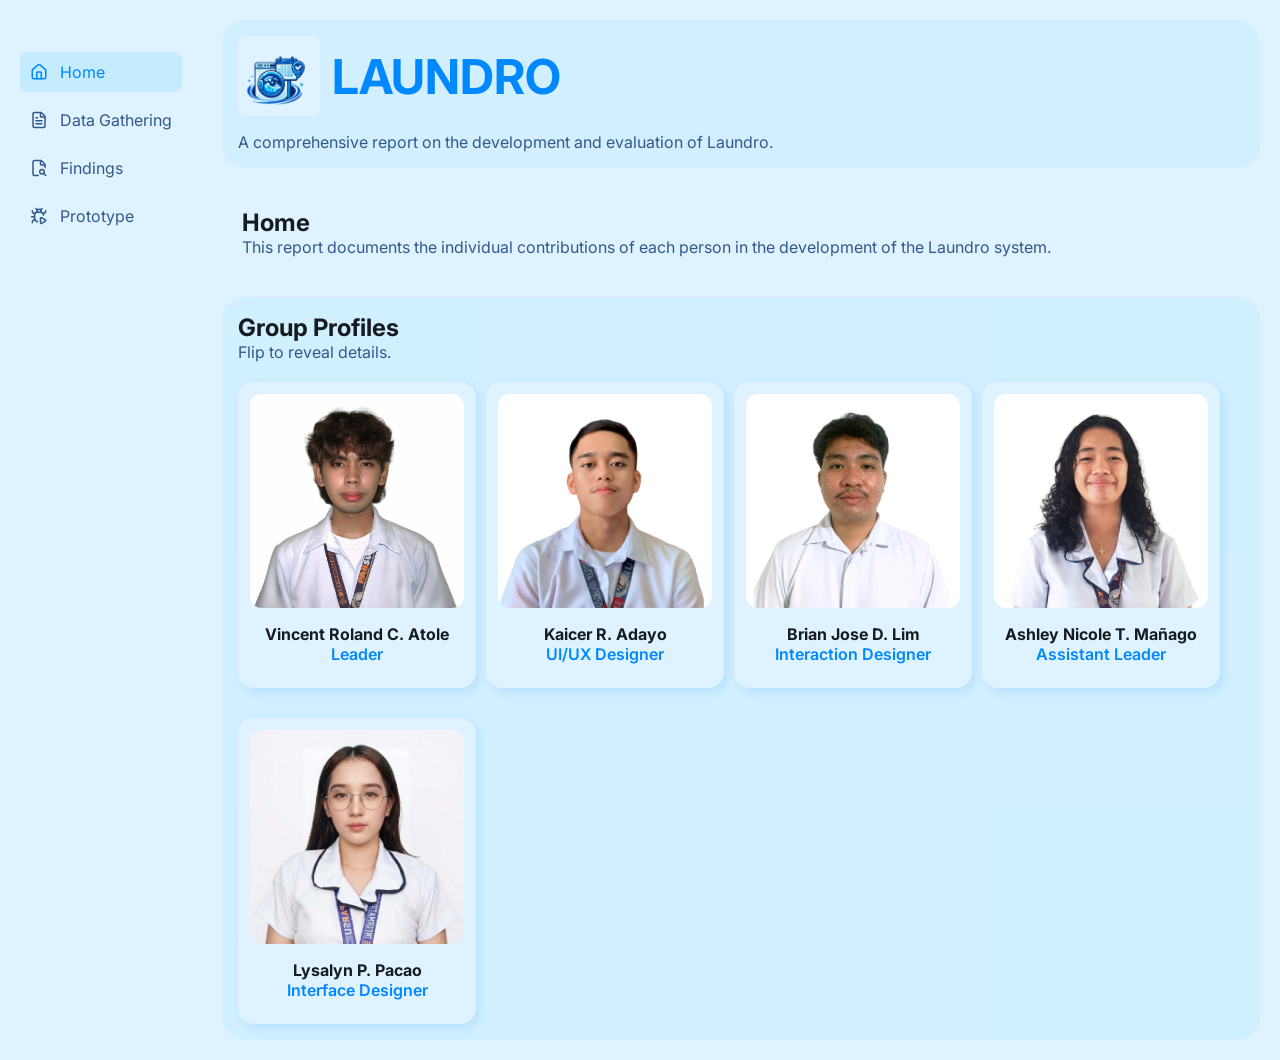
<file: index.html>
<!doctype html>
<html lang="en">
  <head>
    <meta charset="UTF-8" />
    <meta name="viewport" content="width=device-width, initial-scale=1.0" />
    <title>Laundro Report System</title>

    <link rel="stylesheet" href="style.css" />
    <link rel="preconnect" href="https://fonts.googleapis.com" />
    <link rel="preconnect" href="https://fonts.gstatic.com" crossorigin />
    <link
      href="https://fonts.googleapis.com/css2?family=Inter:ital,opsz,wght@0,14..32,100..900;1,14..32,100..900&display=swap"
      rel="stylesheet"
    />
  </head>

  <body>
    <div class="bg-gradient"></div>
    <nav class="sidebar" aria-label="Main Navigation">
      <ul>
        <li>
          <a href="index.html" class="nav-link selected"
            ><svg
              xmlns="http://www.w3.org/2000/svg"
              width="18"
              height="18"
              viewBox="0 0 24 24"
              fill="none"
              stroke-width="2"
              stroke-linecap="round"
              stroke-linejoin="round"
              class="lucide lucide-house-icon lucide-house"
            >
              <path d="M15 21v-8a1 1 0 0 0-1-1h-4a1 1 0 0 0-1 1v8" />
              <path
                d="M3 10a2 2 0 0 1 .709-1.528l7-6a2 2 0 0 1 2.582 0l7 6A2 2 0 0 1 21 10v9a2 2 0 0 1-2 2H5a2 2 0 0 1-2-2z"
              />
            </svg>
            Home</a
          >
        </li>
        <li>
          <a href="data-gathering.html" class="nav-link">
            <svg
              xmlns="http://www.w3.org/2000/svg"
              width="18"
              height="18"
              viewBox="0 0 24 24"
              fill="none"
              stroke-width="2"
              stroke-linecap="round"
              stroke-linejoin="round"
              class="lucide lucide-file-text-icon lucide-file-text"
            >
              <path
                d="M6 22a2 2 0 0 1-2-2V4a2 2 0 0 1 2-2h8a2.4 2.4 0 0 1 1.704.706l3.588 3.588A2.4 2.4 0 0 1 20 8v12a2 2 0 0 1-2 2z"
              />
              <path d="M14 2v5a1 1 0 0 0 1 1h5" />
              <path d="M10 9H8" />
              <path d="M16 13H8" />
              <path d="M16 17H8" /></svg
            >Data Gathering</a
          >
        </li>
        <li>
          <a href="findings.html" class="nav-link"
            ><svg
              xmlns="http://www.w3.org/2000/svg"
              width="18"
              height="18"
              viewBox="0 0 24 24"
              fill="none"
              stroke-width="2"
              stroke-linecap="round"
              stroke-linejoin="round"
              class="lucide lucide-file-search-corner-icon lucide-file-search-corner"
            >
              <path
                d="M11.1 22H6a2 2 0 0 1-2-2V4a2 2 0 0 1 2-2h8a2.4 2.4 0 0 1 1.706.706l3.589 3.588A2.4 2.4 0 0 1 20 8v3.25"
              />
              <path d="M14 2v5a1 1 0 0 0 1 1h5" />
              <path d="m21 22-2.88-2.88" />
              <circle cx="16" cy="17" r="3" /></svg
            >Findings</a
          >
        </li>
        <li>
          <a href="prototype.html" class="nav-link"
            ><svg
              xmlns="http://www.w3.org/2000/svg"
              width="18"
              height="18"
              viewBox="0 0 24 24"
              fill="none"
              stroke-width="2"
              stroke-linecap="round"
              stroke-linejoin="round"
              class="lucide lucide-bug-play-icon lucide-bug-play"
            >
              <path
                d="M10 19.655A6 6 0 0 1 6 14v-3a4 4 0 0 1 4-4h4a4 4 0 0 1 4 3.97"
              />
              <path
                d="M14 15.003a1 1 0 0 1 1.517-.859l4.997 2.997a1 1 0 0 1 0 1.718l-4.997 2.997a1 1 0 0 1-1.517-.86z"
              />
              <path d="M14.12 3.88 16 2" />
              <path d="M21 5a4 4 0 0 1-3.55 3.97" />
              <path d="M3 21a4 4 0 0 1 3.81-4" />
              <path d="M3 5a4 4 0 0 0 3.55 3.97" />
              <path d="M6 13H2" />
              <path d="m8 2 1.88 1.88" />
              <path d="M9 7.13V6a3 3 0 1 1 6 0v1.13" /></svg
            >Prototype</a
          >
        </li>
      </ul>
    </nav>
    <main>
      <header>
        <div class="logo">
          <img src="laundro.png" alt="Laundro Logo" />
          <h2>LAUNDRO</h2>
        </div>
        <p>
          A comprehensive report on the development and evaluation of Laundro.
        </p>
      </header>
      <div class="description">
        <h2>Home</h2>
        <p>
          This report documents the individual contributions of each person in
          the development of the Laundro system.
        </p>
      </div>
      <section class="card">
        <h2>Group Profiles</h2>
        <p>Flip to reveal details.</p>
        <div class="profiles">
          <div class="profile card hover flip-card">
            <input
              type="checkbox"
              id="profile-1-flip"
              class="profile-flip-toggle"
            />
            <label for="profile-1-flip" class="profile-flip-inner">
              <span class="profile-flip-face profile-flip-front">
                <img
                  src="members/profile_1.jpg"
                  alt="Vincent Roland C. Atole"
                />
                <h3>Vincent Roland C. Atole</h3>
                <p class="role">Leader</p>
              </span>
              <span class="profile-flip-face profile-flip-back">
                <h3>Vincent Roland C. Atole</h3>
                <p class="role">Leader</p>
                <p class="role-description">
                  Directed the overall development of the "Laundro" prototype to
                  maintain consistency across the app. Specifically: Initial
                  layout design and development of the web report; standardized
                  UI components in Figma; polished the app's colors, typography,
                  and animations.
                </p>
              </span>
            </label>
          </div>
          <div class="profile card hover flip-card">
            <input
              type="checkbox"
              id="profile-2-flip"
              class="profile-flip-toggle"
            />
            <label for="profile-2-flip" class="profile-flip-inner">
              <span class="profile-flip-face profile-flip-front">
                <img src="members/profile_2.jpg" alt="Kaicer R. Adayo" />
                <h3>Kaicer R. Adayo</h3>
                <p class="role">UI/UX Designer</p>
              </span>
              <span class="profile-flip-face profile-flip-back">
                <h3>Kaicer R. Adayo</h3>
                <p class="role">UI/UX Designer</p>
                <p class="role-description">
                  Enhanced the LAUNDRO Prototype's overall user experience and
                  performance by designing key interfaces (including profile,
                  start-up, and preferences screens), adding interactive
                  animations to the home page, and optimizing visual assets to
                  reduce lag.
                </p>
              </span>
            </label>
          </div>
          <div class="profile card hover flip-card">
            <input
              type="checkbox"
              id="profile-3-flip"
              class="profile-flip-toggle"
            />
            <label for="profile-3-flip" class="profile-flip-inner">
              <span class="profile-flip-face profile-flip-front">
                <img src="members/profile_3.jpg" alt="Brian Jose D. Lim" />
                <h3>Brian Jose D. Lim</h3>
                <p class="role">Interaction Designer</p>
              </span>
              <span class="profile-flip-face profile-flip-back">
                <h3>Brian Jose D. Lim</h3>
                <p class="role">Interaction Designer</p>
                <p class="role-description">
                  Improved the prototype's overall user experience by optimizing
                  animations and page transitions, fixing menu glitches, and
                  refining visual feedback elements like modal timing and fade
                  effects for smoother, more seamless interactions.
                </p>
              </span>
            </label>
          </div>
          <div class="profile card hover flip-card">
            <input
              type="checkbox"
              id="profile-4-flip"
              class="profile-flip-toggle"
            />
            <label for="profile-4-flip" class="profile-flip-inner">
              <span class="profile-flip-face profile-flip-front">
                <img
                  src="members/profile_4.jpg"
                  alt="Ashley Nicole T. Mañago"
                />
                <h3>Ashley Nicole T. Mañago</h3>
                <p class="role">Assistant Leader</p>
              </span>
              <span class="profile-flip-face profile-flip-back">
                <h3>Ashley Nicole T. Mañago</h3>
                <p class="role">Assistant Leader</p>
                <p class="role-description">
                  Assisted the group leader in managing system development lifecycles and task allocations. Contributed to frontend implementation, ensuring clean layouts, responsive interface behaviors, and standardizing application views.
                </p>
              </span>
            </label>
          </div>
          <div class="profile card hover flip-card">
            <input
              type="checkbox"
              id="profile-5-flip"
              class="profile-flip-toggle"
            />
            <label for="profile-5-flip" class="profile-flip-inner">
              <span class="profile-flip-face profile-flip-front">
                <img src="members/profile_5.jpg" alt="Lysalyn P. Pacao" />
                <h3>Lysalyn P. Pacao</h3>
                <p class="role">Interface Designer</p>
              </span>
              <span class="profile-flip-face profile-flip-back">
                <h3>Lysalyn P. Pacao</h3>
                <p class="role">Interface Designer</p>
                <p class="role-description">
                  Enhanced Laundro's usability and mobile accessibility by
                  designing communication portals, implementing interactive
                  features like slide-up modals and date pickers, and
                  standardizing the overall layout and navigation for
                  consistency.
                </p>
              </span>
            </label>
          </div>
        </div>
      </section>
    </main>
  </body>
</html>
</file>
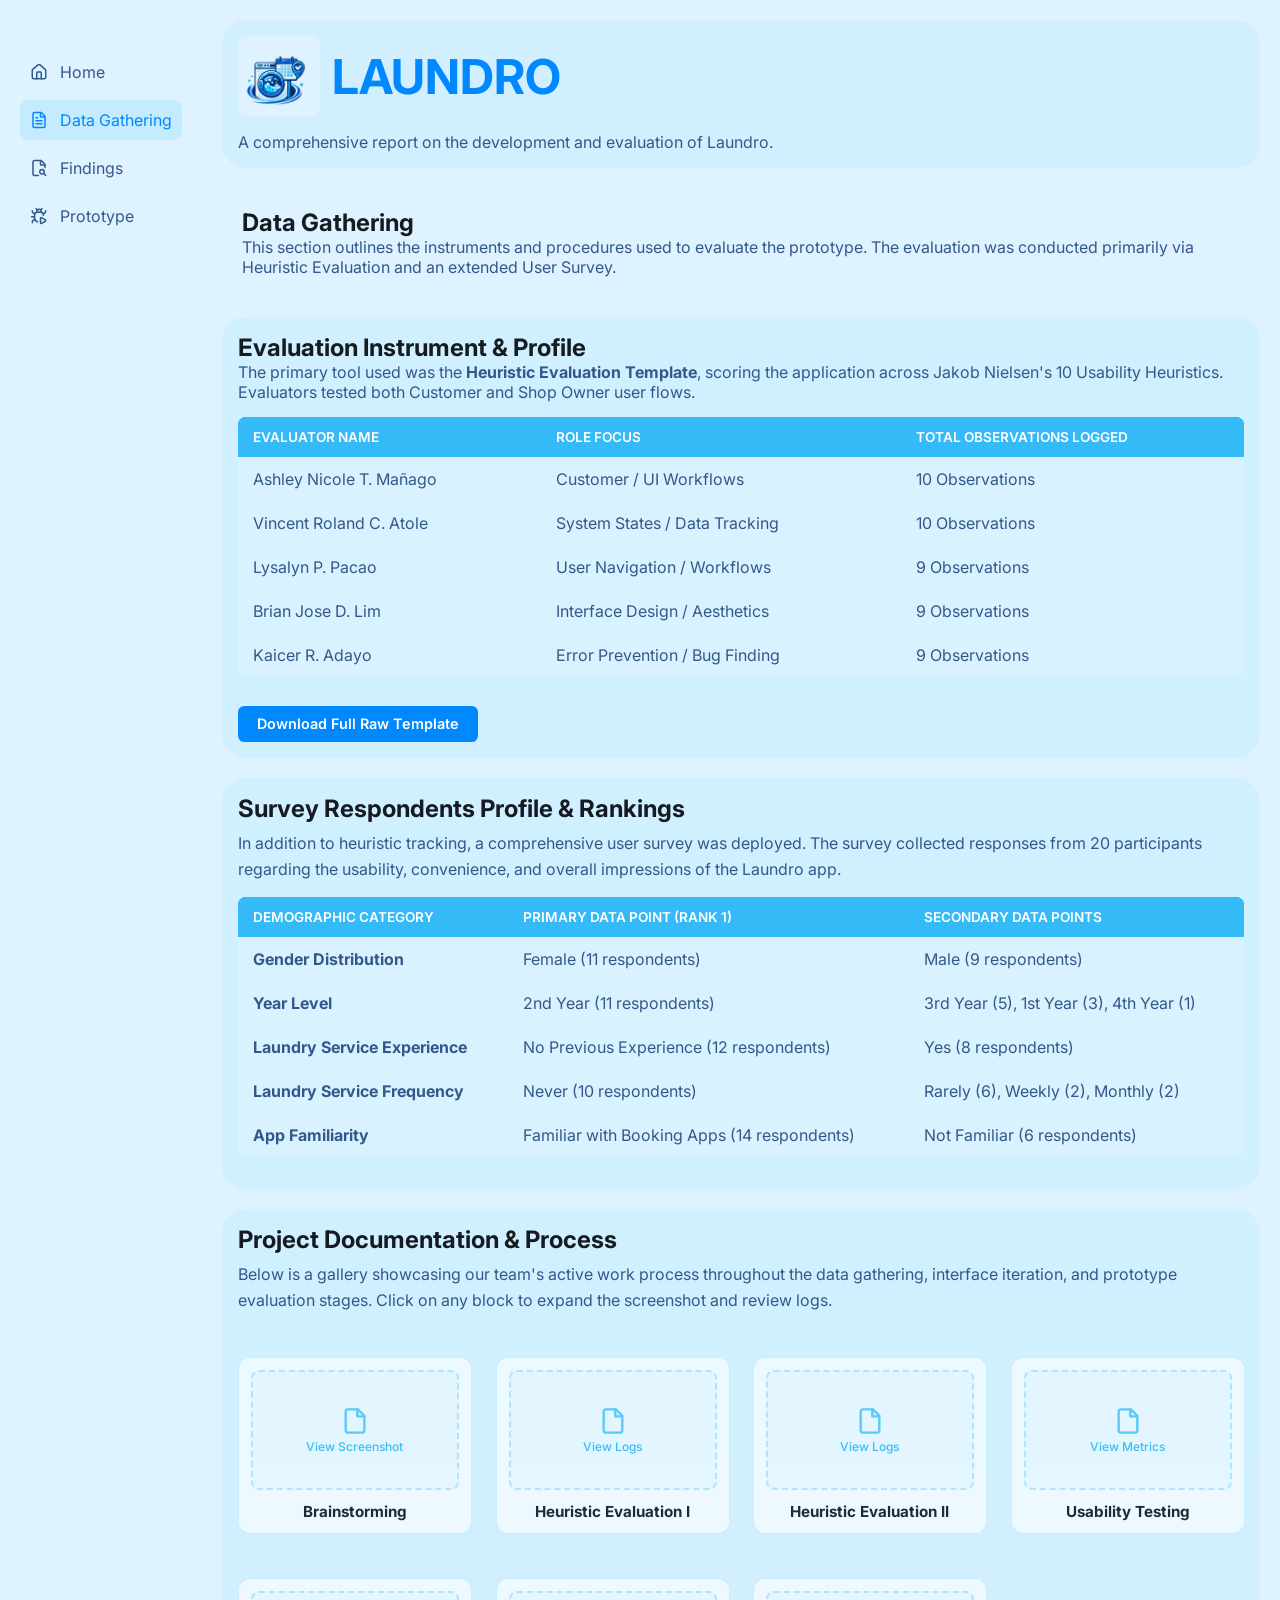
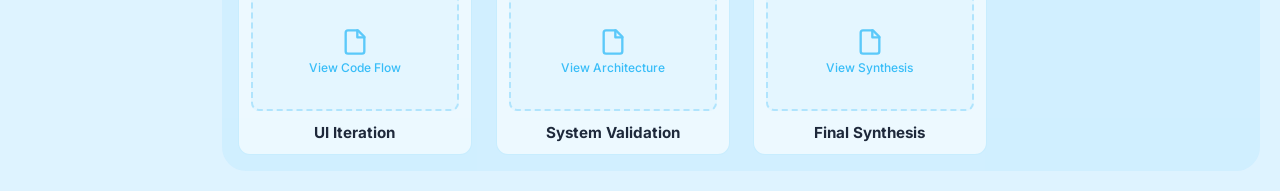
<file: data-gathering.html>
<!doctype html>
<html lang="en">
  <head>
    <meta charset="UTF-8" />
    <meta name="viewport" content="width=device-width, initial-scale=1.0" />
    <title>Laundro - Data Gathering</title>
    <link rel="stylesheet" href="style.css" />
    <link rel="preconnect" href="https://fonts.googleapis.com" />
    <link rel="preconnect" href="https://fonts.gstatic.com" crossorigin />
    <link
      href="https://fonts.googleapis.com/css2?family=Inter:ital,opsz,wght@0,14..32,100..900;1,14..32,100..900&display=swap"
      rel="stylesheet"
    />
    <style>
      .badge-pass {
        background: rgba(16, 185, 129, 0.15);
        color: #10b981;
        padding: 4px 8px;
        border-radius: 4px;
        font-weight: 600;
        font-size: 0.8rem;
      }
      .badge-na {
        background: rgba(245, 158, 11, 0.15);
        color: #f59e0b;
        padding: 4px 8px;
        border-radius: 4px;
        font-weight: 600;
        font-size: 0.8rem;
      }
      .sev-0 {
        color: #10b981;
        font-weight: 600;
      }
      .sev-1 {
        color: #f59e0b;
        font-weight: 600;
      }
      .table-container {
        max-height: 600px;
        overflow-y: auto;
      }
      #dataTable th {
        position: sticky;
        top: 0;
        z-index: 10;
        background: rgba(56, 189, 248, 0.95);
        backdrop-filter: blur(4px);
      }

      /* Fixes layout alignment for modern popover elements */
      .image-modal h3,
      .image-modal p {
        text-align: center !important;
        margin-left: auto;
        margin-right: auto;
      }

      /* Gallery Grid Layout Fixes */
      .profiles.proto {
        display: grid;
        grid-template-columns: repeat(auto-fill, minmax(200px, 1fr));
        gap: 1.5rem;
        margin-top: 1.5rem;
      }

      /* Make button card clickable container */
      button.profile.card {
        background: rgba(255, 255, 255, 0.6);
        border: 1px solid rgba(56, 189, 248, 0.2);
        border-radius: 12px;
        padding: 12px;
        cursor: pointer;
        display: flex;
        flex-direction: column;
        align-items: center;
        justify-content: space-between;
        transition: transform 0.2s ease, box-shadow 0.2s ease;
        width: 100%;
        box-sizing: border-box;
      }

      button.profile.card:hover {
        transform: translateY(-4px);
        box-shadow: 0 10px 15px -3px rgba(0, 0, 0, 0.1);
        border-color: rgba(56, 189, 248, 0.5);
      }

      /* Image standardizer */
      button.profile.card img {
        width: 100%;
        height: 120px;
        object-fit: cover;
        border-radius: 8px;
        margin-bottom: 8px;
      }

      /* Style for fallback container if image fails or is missing */
      .image-fallback {
        width: 100%;
        height: 120px;
        background: rgba(56, 189, 248, 0.05);
        border: 2px dashed rgba(56, 189, 248, 0.3);
        border-radius: 8px;
        display: flex;
        flex-direction: column;
        align-items: center;
        justify-content: center;
        color: #38bdf8;
        margin-bottom: 8px;
        box-sizing: border-box;
      }

      .image-fallback svg {
        margin-bottom: 4px;
        opacity: 0.8;
      }

      .image-fallback span {
        font-size: 0.75rem;
        font-weight: 500;
      }

      button.profile.card h3 {
        font-size: 0.95rem;
        color: #1e293b;
        margin: 4px 0 0 0;
        text-align: center;
      }
    </style>
  </head>
  <body>
    <div class="bg-gradient"></div>
    <nav class="sidebar" aria-label="Main Navigation">
      <ul>
        <li>
          <a href="index.html" class="nav-link">
            <svg xmlns="http://www.w3.org/2000/svg" width="18" height="18" viewBox="0 0 24 24" fill="none" stroke-width="2" stroke-linecap="round" stroke-linejoin="round"><path d="M15 21v-8a1 1 0 0 0-1-1h-4a1 1 0 0 0-1 1v8" /><path d="M3 10a2 2 0 0 1 .709-1.528l7-6a2 2 0 0 1 2.582 0l7 6A2 2 0 0 1 21 10v9a2 2 0 0 1-2 2H5a2 2 0 0 1-2-2z"/></svg>
            Home
          </a>
        </li>
        <li>
          <a href="data-gathering.html" class="nav-link selected">
            <svg xmlns="http://www.w3.org/2000/svg" width="18" height="18" viewBox="0 0 24 24" fill="none" stroke-width="2" stroke-linecap="round" stroke-linejoin="round"><path d="M6 22a2 2 0 0 1-2-2V4a2 2 0 0 1 2-2h8a2.4 2.4 0 0 1 1.704.706l3.588 3.588A2.4 2.4 0 0 1 20 8v12a2 2 0 0 1-2 2z"/><path d="M14 2v5a1 1 0 0 0 1 1h5" /><path d="M10 9H8" /><path d="M16 13H8" /><path d="M16 17H8" /></svg>
            Data Gathering
          </a>
        </li>
        <li>
          <a href="findings.html" class="nav-link">
            <svg xmlns="http://www.w3.org/2000/svg" width="18" height="18" viewBox="0 0 24 24" fill="none" stroke-width="2" stroke-linecap="round" stroke-linejoin="round"><path d="M11.1 22H6a2 2 0 0 1-2-2V4a2 2 0 0 1 2-2h8a2.4 2.4 0 0 1 1.706.706l3.589 3.588A2.4 2.4 0 0 1 20 8v3.25"/><path d="M14 2v5a1 1 0 0 0 1 1h5" /><path d="m21 22-2.88-2.88" /><circle cx="16" cy="17" r="3" /></svg>
            Findings
          </a>
        </li>
        <li>
          <a href="prototype.html" class="nav-link">
            <svg xmlns="http://www.w3.org/2000/svg" width="18" height="18" viewBox="0 0 24 24" fill="none" stroke-width="2" stroke-linecap="round" stroke-linejoin="round"><path d="M10 19.655A6 6 0 0 1 6 14v-3a4 4 0 0 1 4-4h4a4 4 0 0 1 4 3.97"/><path d="M14 15.003a1 1 0 0 1 1.517-.859l4.997 2.997a1 1 0 0 1 0 1.718l-4.997 2.997a1 1 0 0 1-1.517-.86z"/><path d="M14.12 3.88 16 2" /><path d="M21 5a4 4 0 0 1-3.55 3.97" /><path d="M3 21a4 4 0 0 1 3.81-4" /><path d="M3 5a4 4 0 0 0 3.55 3.97" /><path d="M6 13H2" /><path d="m8 2 1.88 1.88" /><path d="M9 7.13V6a3 3 0 1 1 6 0v1.13" /></svg>
            Prototype
          </a>
        </li>
      </ul>
    </nav>
    <main>
      <header>
        <div class="logo">
          <img
            src="laundro.png"
            alt="Laundro Logo"
            onerror="this.src = 'https://via.placeholder.com/150x50?text=LAUNDRO'"
          />
          <h2>LAUNDRO</h2>
        </div>
        <p>A comprehensive report on the development and evaluation of Laundro.</p>
      </header>

      <div class="description">
        <h2>Data Gathering</h2>
        <p>This section outlines the instruments and procedures used to evaluate the prototype. The evaluation was conducted primarily via Heuristic Evaluation and an extended User Survey.</p>
      </div>

      <section class="card">
        <h2>Evaluation Instrument & Profile</h2>
        <p>The primary tool used was the <strong>Heuristic Evaluation Template</strong>, scoring the application across Jakob Nielsen's 10 Usability Heuristics. Evaluators tested both Customer and Shop Owner user flows.</p>
        <div class="table-container" style="max-height: none; margin-bottom: 1rem">
          <table id="dataTable">
            <thead>
              <tr>
                <th>Evaluator Name</th>
                <th>Role Focus</th>
                <th>Total Observations Logged</th>
              </tr>
            </thead>
            <tbody>
              <tr><td>Ashley Nicole T. Mañago</td><td>Customer / UI Workflows</td><td>10 Observations</td></tr>
              <tr><td>Vincent Roland C. Atole</td><td>System States / Data Tracking</td><td>10 Observations</td></tr>
              <tr><td>Lysalyn P. Pacao</td><td>User Navigation / Workflows</td><td>9 Observations</td></tr>
              <tr><td>Brian Jose D. Lim</td><td>Interface Design / Aesthetics</td><td>9 Observations</td></tr>
              <tr><td>Kaicer R. Adayo</td><td>Error Prevention / Bug Finding</td><td>9 Observations</td></tr>
            </tbody>
          </table>
        </div>
        <a href="Heuristic Evaluation Template.xlsx" class="btn" target="_blank">Download Full Raw Template</a>
      </section>
      
      <section class="card">
        <h2>Survey Respondents Profile & Rankings</h2>
        <p style="margin-top: 0.5rem; line-height: 1.6">
          In addition to heuristic tracking, a comprehensive user survey was deployed. The survey collected responses from 20 participants regarding the usability, convenience, and overall impressions of the Laundro app.
        </p>
        
        <div class="table-container" style="max-height: none; margin-bottom: 1rem">
            <table id="dataTable">
              <thead>
                <tr>
                  <th>Demographic Category</th>
                  <th>Primary Data Point (Rank 1)</th>
                  <th>Secondary Data Points</th>
                </tr>
              </thead>
              <tbody>
                <tr>
                  <td><strong>Gender Distribution</strong></td>
                  <td>Female (11 respondents)</td>
                  <td>Male (9 respondents)</td>
                </tr>
                <tr>
                  <td><strong>Year Level</strong></td>
                  <td>2nd Year (11 respondents)</td>
                  <td>3rd Year (5), 1st Year (3), 4th Year (1)</td>
                </tr>
                <tr>
                  <td><strong>Laundry Service Experience</strong></td>
                  <td>No Previous Experience (12 respondents)</td>
                  <td>Yes (8 respondents)</td>
                </tr>
                <tr>
                  <td><strong>Laundry Service Frequency</strong></td>
                  <td>Never (10 respondents)</td>
                  <td>Rarely (6), Weekly (2), Monthly (2)</td>
                </tr>
                <tr>
                  <td><strong>App Familiarity</strong></td>
                  <td>Familiar with Booking Apps (14 respondents)</td>
                  <td>Not Familiar (6 respondents)</td>
                </tr>
              </tbody>
            </table>
        </div>
      </section>

      <section class="card">
        <h2>Project Documentation & Process</h2>
        <p style="margin-top: 0.5rem; line-height: 1.6; margin-bottom: 1rem;">
          Below is a gallery showcasing our team's active work process throughout the data gathering, interface iteration, and prototype evaluation stages. Click on any block to expand the screenshot and review logs.
        </p>
        
        <div class="profiles proto">
          <button class="profile card" popovertarget="doc-modal-1">
            <div class="image-fallback">
              <svg xmlns="http://www.w3.org/2000/svg" width="28" height="28" viewBox="0 0 24 24" fill="none" stroke="currentColor" stroke-width="2" stroke-linecap="round" stroke-linejoin="round"><path d="M14.5 2H6a2 2 0 0 0-2 2v16a2 2 0 0 0 2 2h12a2 2 0 0 0 2-2V7.5L14.5 2z"/><polyline points="14 2 14 8 20 8"/></svg>
              <span>View Screenshot</span>
            </div>
            <h3>Brainstorming</h3>
          </button>
          
          <button class="profile card" popovertarget="doc-modal-2">
            <div class="image-fallback">
              <svg xmlns="http://www.w3.org/2000/svg" width="28" height="28" viewBox="0 0 24 24" fill="none" stroke="currentColor" stroke-width="2" stroke-linecap="round" stroke-linejoin="round"><path d="M14.5 2H6a2 2 0 0 0-2 2v16a2 2 0 0 0 2 2h12a2 2 0 0 0 2-2V7.5L14.5 2z"/><polyline points="14 2 14 8 20 8"/></svg>
              <span>View Logs</span>
            </div>
            <h3>Heuristic Evaluation I</h3>
          </button>
          
          <button class="profile card" popovertarget="doc-modal-3">
            <div class="image-fallback">
              <svg xmlns="http://www.w3.org/2000/svg" width="28" height="28" viewBox="0 0 24 24" fill="none" stroke="currentColor" stroke-width="2" stroke-linecap="round" stroke-linejoin="round"><path d="M14.5 2H6a2 2 0 0 0-2 2v16a2 2 0 0 0 2 2h12a2 2 0 0 0 2-2V7.5L14.5 2z"/><polyline points="14 2 14 8 20 8"/></svg>
              <span>View Logs</span>
            </div>
            <h3>Heuristic Evaluation II</h3>
          </button>
          
          <button class="profile card" popovertarget="doc-modal-4">
            <div class="image-fallback">
              <svg xmlns="http://www.w3.org/2000/svg" width="28" height="28" viewBox="0 0 24 24" fill="none" stroke="currentColor" stroke-width="2" stroke-linecap="round" stroke-linejoin="round"><path d="M14.5 2H6a2 2 0 0 0-2 2v16a2 2 0 0 0 2 2h12a2 2 0 0 0 2-2V7.5L14.5 2z"/><polyline points="14 2 14 8 20 8"/></svg>
              <span>View Metrics</span>
            </div>
            <h3>Usability Testing</h3>
          </button>
          
          <button class="profile card" popovertarget="doc-modal-5">
            <div class="image-fallback">
              <svg xmlns="http://www.w3.org/2000/svg" width="28" height="28" viewBox="0 0 24 24" fill="none" stroke="currentColor" stroke-width="2" stroke-linecap="round" stroke-linejoin="round"><path d="M14.5 2H6a2 2 0 0 0-2 2v16a2 2 0 0 0 2 2h12a2 2 0 0 0 2-2V7.5L14.5 2z"/><polyline points="14 2 14 8 20 8"/></svg>
              <span>View Code Flow</span>
            </div>
            <h3>UI Iteration</h3>
          </button>
          
          <button class="profile card" popovertarget="doc-modal-6">
            <div class="image-fallback">
              <svg xmlns="http://www.w3.org/2000/svg" width="28" height="28" viewBox="0 0 24 24" fill="none" stroke="currentColor" stroke-width="2" stroke-linecap="round" stroke-linejoin="round"><path d="M14.5 2H6a2 2 0 0 0-2 2v16a2 2 0 0 0 2 2h12a2 2 0 0 0 2-2V7.5L14.5 2z"/><polyline points="14 2 14 8 20 8"/></svg>
              <span>View Architecture</span>
            </div>
            <h3>System Validation</h3>
          </button>
          
          <button class="profile card" popovertarget="doc-modal-7">
            <div class="image-fallback">
              <svg xmlns="http://www.w3.org/2000/svg" width="28" height="28" viewBox="0 0 24 24" fill="none" stroke="currentColor" stroke-width="2" stroke-linecap="round" stroke-linejoin="round"><path d="M14.5 2H6a2 2 0 0 0-2 2v16a2 2 0 0 0 2 2h12a2 2 0 0 0 2-2V7.5L14.5 2z"/><polyline points="14 2 14 8 20 8"/></svg>
              <span>View Synthesis</span>
            </div>
            <h3>Final Synthesis</h3>
          </button>
        </div>
      </section>

      <div class="image-modal" id="doc-modal-1" popover>
        <button class="close-btn" popovertarget="doc-modal-1" popovertargetaction="hide">
          <svg xmlns="http://www.w3.org/2000/svg" width="24" height="24" viewBox="0 0 24 24" fill="none" stroke="currentColor" stroke-width="2" stroke-linecap="round" stroke-linejoin="round"><circle cx="12" cy="12" r="10"/><path d="m15 9-6 6"/><path d="m9 9 6 6"/></svg>
        </button>
        <img src="documentation/Brainstorming.png" alt="Brainstorming Session" onerror="this.style.display='none';" />
        <h3>Collaborative Brainstorming</h3>
        <p style="text-align:center; margin-top:0.5rem; max-width:600px;">Documentation of our recurring virtual group call sessions. The team explicitly stays aligned here to pitch, critique, and exchange layout ideas to shape our core user workflows.</p>
      </div>

      <div class="image-modal" id="doc-modal-2" popover>
        <button class="close-btn" popovertarget="doc-modal-2" popovertargetaction="hide">
          <svg xmlns="http://www.w3.org/2000/svg" width="24" height="24" viewBox="0 0 24 24" fill="none" stroke="currentColor" stroke-width="2" stroke-linecap="round" stroke-linejoin="round"><circle cx="12" cy="12" r="10"/><path d="m15 9-6 6"/><path d="m9 9 6 6"/></svg>
        </button>
        <img src="documentation/Heuristic_Assessment.png" alt="Heuristic Log 1" onerror="this.style.display='none';" />
        <h3>Heuristic Assessment (Part 1)</h3>
        <p style="text-align:center; margin-top:0.5rem; max-width:600px;">Rigorously checking the Laundro UI components against Nielsen's 10 principles to systematically pinpoint design inconsistencies and navigation flaws.</p>
      </div>

      <div class="image-modal" id="doc-modal-3" popover>
        <button class="close-btn" popovertarget="doc-modal-3" popovertargetaction="hide">
          <svg xmlns="http://www.w3.org/2000/svg" width="24" height="24" viewBox="0 0 24 24" fill="none" stroke="currentColor" stroke-width="2" stroke-linecap="round" stroke-linejoin="round"><circle cx="12" cy="12" r="10"/><path d="m15 9-6 6"/><path d="m9 9 6 6"/></svg>
        </button>
        <img src="documentation/Heuristic_Assessment2.png" alt="Heuristic Log 2" onerror="this.style.display='none';" />
        <h3>Heuristic Assessment (Part 2)</h3>
        <p style="text-align:center; margin-top:0.5rem; max-width:600px;">Reviewing and mapping identified cosmetic or system flaws into respective severity categories to lay down precise actionable improvements.</p>
      </div>

      <div class="image-modal" id="doc-modal-4" popover>
        <button class="close-btn" popovertarget="doc-modal-4" popovertargetaction="hide">
          <svg xmlns="http://www.w3.org/2000/svg" width="24" height="24" viewBox="0 0 24 24" fill="none" stroke="currentColor" stroke-width="2" stroke-linecap="round" stroke-linejoin="round"><circle cx="12" cy="12" r="10"/><path d="m15 9-6 6"/><path d="m9 9 6 6"/></svg>
        </button>
        <img src="documentation/Usability_Testing.png" alt="Usability Forms" onerror="this.style.display='none';" />
        <h3>Usability Testing & Survey Tracking</h3>
        <p style="text-align:center; margin-top:0.5rem; max-width:600px;">Managing quantitative user feedback forms to extract demographic matrices and compute overall usability satisfaction ratings.</p>
      </div>

      <div class="image-modal" id="doc-modal-5" popover>
        <button class="close-btn" popovertarget="doc-modal-5" popovertargetaction="hide">
          <svg xmlns="http://www.w3.org/2000/svg" width="24" height="24" viewBox="0 0 24 24" fill="none" stroke="currentColor" stroke-width="2" stroke-linecap="round" stroke-linejoin="round"><circle cx="12" cy="12" r="10"/><path d="m15 9-6 6"/><path d="m9 9 6 6"/></svg>
        </button>
        <img src="documentation/Code_Structuring.png" alt="UI Modifications" onerror="this.style.display='none';" />
        <h3>UI Iteration & Code Structuring</h3>
        <p style="text-align:center; margin-top:0.5rem; max-width:600px;">Translating evaluation suggestions directly into structural code adjustments to perfect margins, button responses, and accessibility rules.</p>
      </div>

      <div class="image-modal" id="doc-modal-6" popover>
        <button class="close-btn" popovertarget="doc-modal-6" popovertargetaction="hide">
          <svg xmlns="http://www.w3.org/2000/svg" width="24" height="24" viewBox="0 0 24 24" fill="none" stroke="currentColor" stroke-width="2" stroke-linecap="round" stroke-linejoin="round"><circle cx="12" cy="12" r="10"/><path d="m15 9-6 6"/><path d="m9 9 6 6"/></svg>
        </button>
        <img src="documentation/System_Validation.png" alt="Flow Validation" onerror="this.style.display='none';" />
        <h3>System Validation & Architecture Tweaks</h3>
        <p style="text-align:center; margin-top:0.5rem; max-width:600px;">Assessing structural parameters and validating that functional components, modals, and layouts scale cleanly across responsive views.</p>
      </div>

      <div class="image-modal" id="doc-modal-7" popover>
        <button class="close-btn" popovertarget="doc-modal-7" popovertargetaction="hide">
          <svg xmlns="http://www.w3.org/2000/svg" width="24" height="24" viewBox="0 0 24 24" fill="none" stroke="currentColor" stroke-width="2" stroke-linecap="round" stroke-linejoin="round"><circle cx="12" cy="12" r="10"/><path d="m15 9-6 6"/><path d="m9 9 6 6"/></svg>
        </button>
        <img src="documentation/Final_Findings.png" alt="Final Assembly" onerror="this.style.display='none';" />
        <h3>Final Findings Synthesis</h3>
        <p style="text-align:center; margin-top:0.5rem; max-width:600px;">Consolidating cross-examination remarks and compiling metrics to generate comprehensive usability suggestions for the Laundro report platform.</p>
      </div>
    </main>
  </body>
</html>
</file>
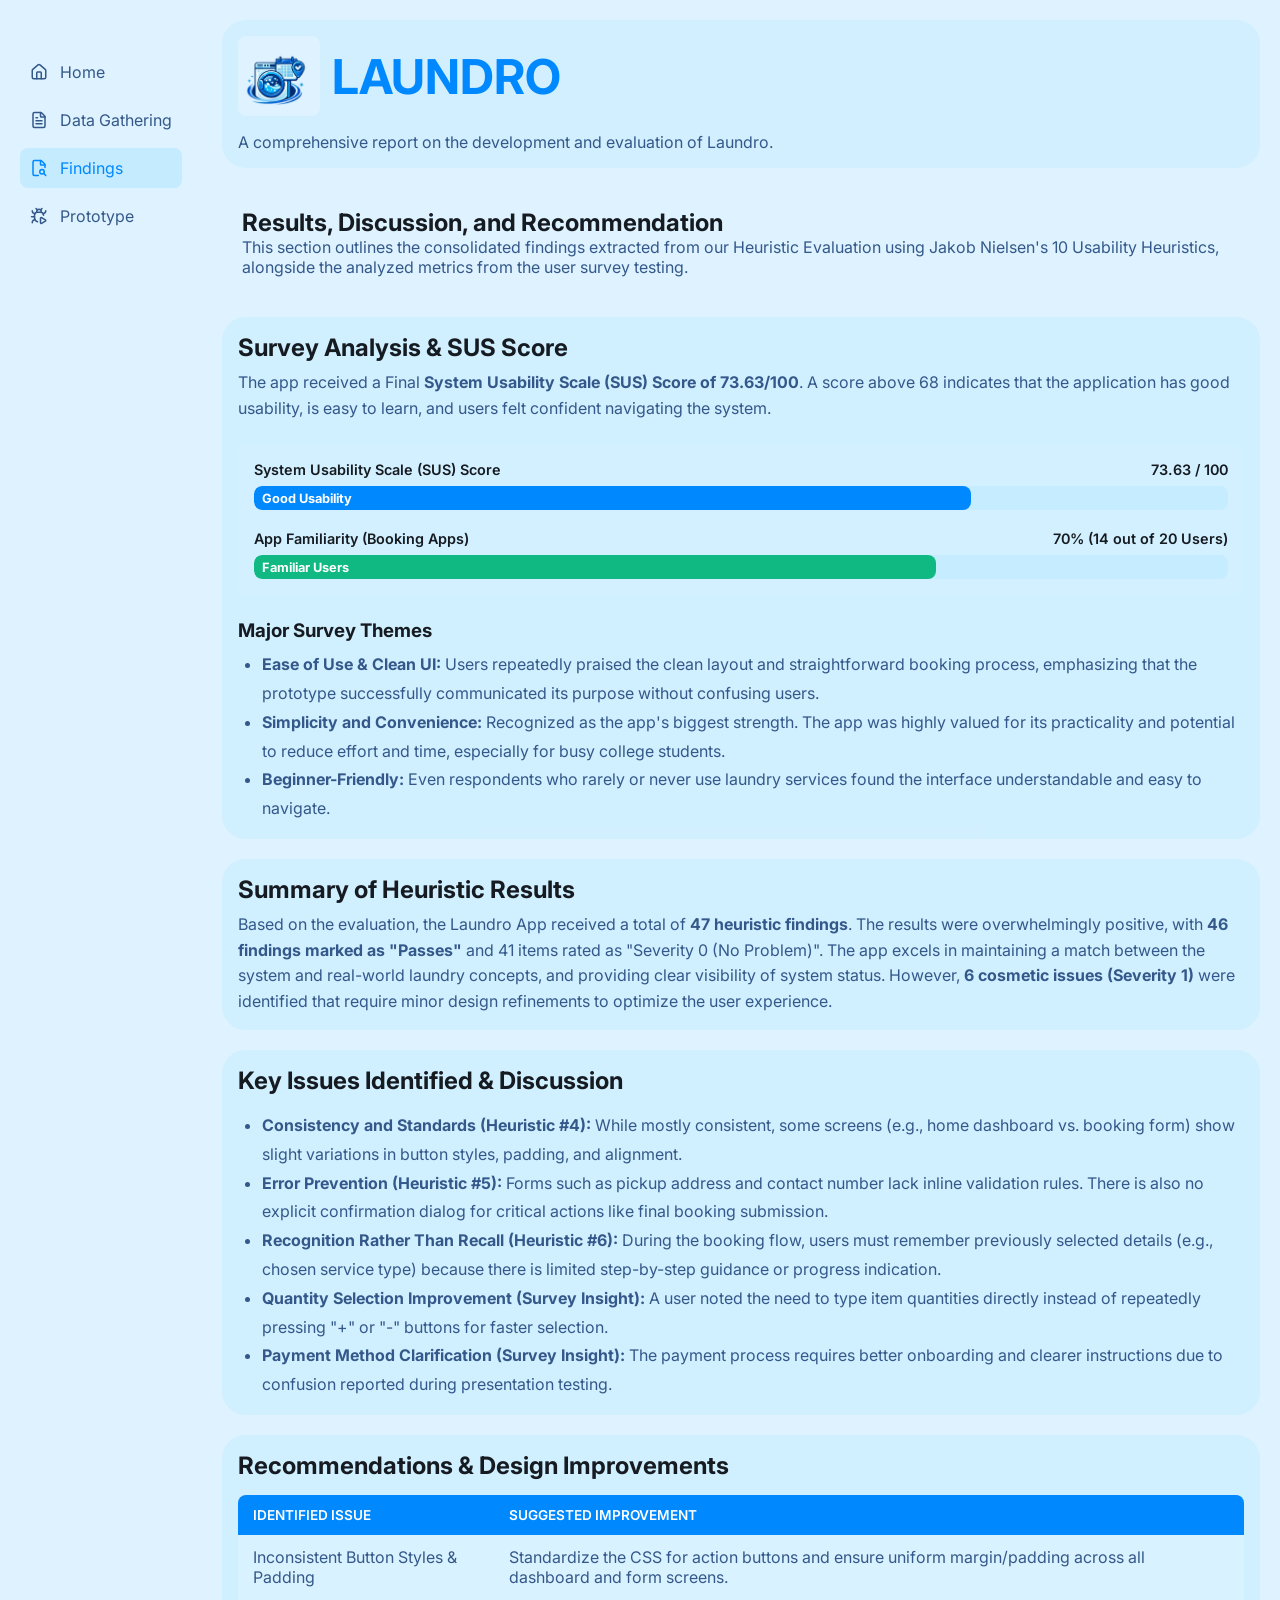
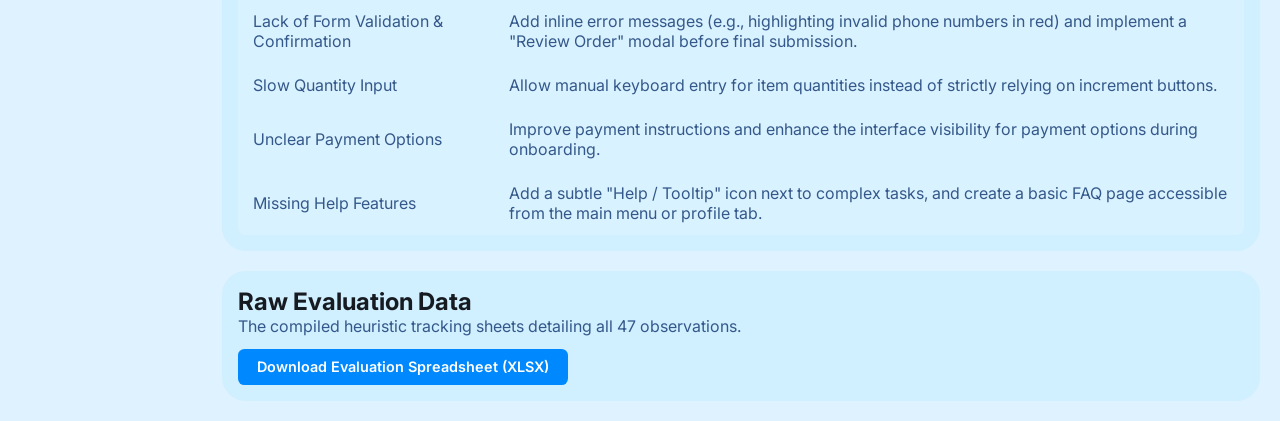
<file: findings.html>
<!doctype html>
<html lang="en">
  <head>
    <meta charset="UTF-8" />
    <meta name="viewport" content="width=device-width, initial-scale=1.0" />
    <title>Laundro - Findings</title>
    <link rel="stylesheet" href="style.css" />
    <link rel="preconnect" href="https://fonts.googleapis.com" />
    <link rel="preconnect" href="https://fonts.gstatic.com" crossorigin />
    <link
      href="https://fonts.googleapis.com/css2?family=Inter:ital,opsz,wght@0,14..32,100..900;1,14..32,100..900&display=swap"
      rel="stylesheet"
    />
  </head>
  <body>
    <div class="bg-gradient"></div>
    <nav class="sidebar" aria-label="Main Navigation">
      <ul>
        <li>
          <a href="index.html" class="nav-link">
            <svg xmlns="http://www.w3.org/2000/svg" width="18" height="18" viewBox="0 0 24 24" fill="none" stroke-width="2" stroke-linecap="round" stroke-linejoin="round"><path d="M15 21v-8a1 1 0 0 0-1-1h-4a1 1 0 0 0-1 1v8" /><path d="M3 10a2 2 0 0 1 .709-1.528l7-6a2 2 0 0 1 2.582 0l7 6A2 2 0 0 1 21 10v9a2 2 0 0 1-2 2H5a2 2 0 0 1-2-2z"/></svg>
            Home
          </a>
        </li>
        <li>
          <a href="data-gathering.html" class="nav-link">
            <svg xmlns="http://www.w3.org/2000/svg" width="18" height="18" viewBox="0 0 24 24" fill="none" stroke-width="2" stroke-linecap="round" stroke-linejoin="round"><path d="M6 22a2 2 0 0 1-2-2V4a2 2 0 0 1 2-2h8a2.4 2.4 0 0 1 1.704.706l3.588 3.588A2.4 2.4 0 0 1 20 8v12a2 2 0 0 1-2 2z"/><path d="M14 2v5a1 1 0 0 0 1 1h5" /><path d="M10 9H8" /><path d="M16 13H8" /><path d="M16 17H8" /></svg>
            Data Gathering
          </a>
        </li>
        <li>
          <a href="findings.html" class="nav-link selected">
            <svg xmlns="http://www.w3.org/2000/svg" width="18" height="18" viewBox="0 0 24 24" fill="none" stroke-width="2" stroke-linecap="round" stroke-linejoin="round"><path d="M11.1 22H6a2 2 0 0 1-2-2V4a2 2 0 0 1 2-2h8a2.4 2.4 0 0 1 1.706.706l3.589 3.588A2.4 2.4 0 0 1 20 8v3.25"/><path d="M14 2v5a1 1 0 0 0 1 1h5" /><path d="m21 22-2.88-2.88" /><circle cx="16" cy="17" r="3" /></svg>
            Findings
          </a>
        </li>
        <li>
          <a href="prototype.html" class="nav-link">
            <svg xmlns="http://www.w3.org/2000/svg" width="18" height="18" viewBox="0 0 24 24" fill="none" stroke-width="2" stroke-linecap="round" stroke-linejoin="round"><path d="M10 19.655A6 6 0 0 1 6 14v-3a4 4 0 0 1 4-4h4a4 4 0 0 1 4 3.97"/><path d="M14 15.003a1 1 0 0 1 1.517-.859l4.997 2.997a1 1 0 0 1 0 1.718l-4.997 2.997a1 1 0 0 1-1.517-.86z"/><path d="M14.12 3.88 16 2" /><path d="M21 5a4 4 0 0 1-3.55 3.97" /><path d="M3 21a4 4 0 0 1 3.81-4" /><path d="M3 5a4 4 0 0 0 3.55 3.97" /><path d="M6 13H2" /><path d="m8 2 1.88 1.88" /><path d="M9 7.13V6a3 3 0 1 1 6 0v1.13" /></svg>
            Prototype
          </a>
        </li>
      </ul>
    </nav>
    <main>
      <header>
        <div class="logo">
          <img
            src="laundro.png"
            alt="Laundro Logo"
            onerror="this.src = 'https://via.placeholder.com/150x50?text=LAUNDRO'"
          />
          <h2>LAUNDRO</h2>
        </div>
        <p>A comprehensive report on the development and evaluation of Laundro.</p>
      </header>

      <div class="description">
        <h2>Results, Discussion, and Recommendation</h2>
        <p>This section outlines the consolidated findings extracted from our Heuristic Evaluation using Jakob Nielsen's 10 Usability Heuristics, alongside the analyzed metrics from the user survey testing.</p>
      </div>

      <section class="card">
        <h2>Survey Analysis & SUS Score</h2>
        <p style="margin-top: 0.5rem; line-height: 1.6">
          The app received a Final <strong>System Usability Scale (SUS) Score of 73.63/100</strong>. A score above 68 indicates that the application has good usability, is easy to learn, and users felt confident navigating the system. 
        </p>

        <div class="chart-container">
            <div class="chart-item">
                <div class="chart-label">
                    <span>System Usability Scale (SUS) Score</span>
                    <span>73.63 / 100</span>
                </div>
                <div class="chart-bar-bg">
                    <div class="chart-bar-fill" style="width: 73.63%;">Good Usability</div>
                </div>
            </div>
            
            <div class="chart-item">
                <div class="chart-label">
                    <span>App Familiarity (Booking Apps)</span>
                    <span>70% (14 out of 20 Users)</span>
                </div>
                <div class="chart-bar-bg">
                    <div class="chart-bar-fill" style="width: 70%; background-color: var(--status-success);">Familiar Users</div>
                </div>
            </div>
        </div>
        
        <h3 style="margin-top: 1.5rem; margin-bottom: 0.5rem;">Major Survey Themes</h3>
        <ul style="padding-left: 1.5rem; color: var(--foreground-muted); line-height: 1.8;">
            <li><strong>Ease of Use & Clean UI:</strong> Users repeatedly praised the clean layout and straightforward booking process, emphasizing that the prototype successfully communicated its purpose without confusing users.</li>
            <li><strong>Simplicity and Convenience:</strong> Recognized as the app's biggest strength. The app was highly valued for its practicality and potential to reduce effort and time, especially for busy college students.</li>
            <li><strong>Beginner-Friendly:</strong> Even respondents who rarely or never use laundry services found the interface understandable and easy to navigate.</li>
        </ul>
      </section>

      <section class="card">
        <h2>Summary of Heuristic Results</h2>
        <p style="margin-top: 0.5rem; line-height: 1.6">
          Based on the evaluation, the Laundro App received a total of <strong>47 heuristic findings</strong>. The results were overwhelmingly positive, with <strong>46 findings marked as "Passes"</strong> and 41 items rated as "Severity 0 (No Problem)". The app excels in maintaining a match between the system and real-world laundry concepts, and providing clear visibility of system status. However, <strong>6 cosmetic issues (Severity 1)</strong> were identified that require minor design refinements to optimize the user experience.
        </p>
      </section>

      <section class="card">
        <h2>Key Issues Identified & Discussion</h2>
        <ul style="padding-left: 1.5rem; margin-top: 1rem; color: var(--foreground-muted); line-height: 1.8;">
          <li><strong>Consistency and Standards (Heuristic #4):</strong> While mostly consistent, some screens (e.g., home dashboard vs. booking form) show slight variations in button styles, padding, and alignment.</li>
          <li><strong>Error Prevention (Heuristic #5):</strong> Forms such as pickup address and contact number lack inline validation rules. There is also no explicit confirmation dialog for critical actions like final booking submission.</li>
          <li><strong>Recognition Rather Than Recall (Heuristic #6):</strong> During the booking flow, users must remember previously selected details (e.g., chosen service type) because there is limited step-by-step guidance or progress indication.</li>
          <li><strong>Quantity Selection Improvement (Survey Insight):</strong> A user noted the need to type item quantities directly instead of repeatedly pressing "+" or "-" buttons for faster selection.</li>
          <li><strong>Payment Method Clarification (Survey Insight):</strong> The payment process requires better onboarding and clearer instructions due to confusion reported during presentation testing.</li>
        </ul>
      </section>

      <section class="card">
        <h2>Recommendations & Design Improvements</h2>
        <div class="table-container">
          <table id="dataTable">
            <thead>
              <tr>
                <th>Identified Issue</th>
                <th>Suggested Improvement</th>
              </tr>
            </thead>
            <tbody>
              <tr>
                <td>Inconsistent Button Styles & Padding</td>
                <td>Standardize the CSS for action buttons and ensure uniform margin/padding across all dashboard and form screens.</td>
              </tr>
              <tr>
                <td>Lack of Form Validation & Confirmation</td>
                <td>Add inline error messages (e.g., highlighting invalid phone numbers in red) and implement a "Review Order" modal before final submission.</td>
              </tr>
              <tr>
                <td>Slow Quantity Input</td>
                <td>Allow manual keyboard entry for item quantities instead of strictly relying on increment buttons.</td>
              </tr>
              <tr>
                <td>Unclear Payment Options</td>
                <td>Improve payment instructions and enhance the interface visibility for payment options during onboarding.</td>
              </tr>
              <tr>
                <td>Missing Help Features</td>
                <td>Add a subtle "Help / Tooltip" icon next to complex tasks, and create a basic FAQ page accessible from the main menu or profile tab.</td>
              </tr>
            </tbody>
          </table>
        </div>
      </section>

      <section class="card">
        <h2>Raw Evaluation Data</h2>
        <p>The compiled heuristic tracking sheets detailing all 47 observations.</p>
        <a href="Heuristic Evaluation Template.xlsx" class="btn" target="_blank">Download Evaluation Spreadsheet (XLSX)</a>
      </section>
    </main>
  </body>
</html>
</file>
<file: style.css>
:root {
    --accent-rgb: 0, 136, 255;
    --accent-hex: #0088FF;
    --accent: rgb(var(--accent-rgb));
    
    --muted-rgb: 219, 238, 255;
    --muted: rgb(var(--muted-rgb));
    
    --background-rgb: 222, 243, 255;
    --background: rgb(var(--background-rgb));
    
    --foreground-rgb: 22, 27, 33;
    --foreground: rgb(var(--foreground-rgb));
    
    --foreground-muted-rgb: 52, 88, 138;
    --foreground-muted: rgb(var(--foreground-muted-rgb));
    
    --status-success-rgb: 16, 185, 129;
    --status-success: rgb(var(--status-success-rgb));
    
    --status-warning-rgb: 245, 158, 11;
    --status-warning: rgb(var(--status-warning-rgb));
    
    --status-error-rgb: 248, 113, 113;
    --status-error: rgb(var(--status-error-rgb));
    
    --opacity-xs: 0.02;
    --opacity-sm: 0.03;
    --opacity-md: 0.04;
    --opacity-lg: 0.06;
    --opacity-xl: 0.08;
    --opacity-2xl: 0.12;
    --opacity-3xl: 0.15;
    --opacity-4xl: 0.2;
    --opacity-5xl: 0.4;
    
    --cyan-rgb: 56, 189, 248;
    --indigo-rgb: 99, 102, 241;
    --white-rgb: 255, 255, 255;

    --overshoot: cubic-bezier(0.68, -0.55, 0.265, 1.55);
}

*{
    margin:0;
    padding:0;
    box-sizing:border-box;
    font-family:'Inter',sans-serif;
}

html{
    scroll-behavior:smooth;
    interpolate-size: allow-keywords;
}

main {
    animation: fade-in 0.6s var(--overshoot);
}

body{
    display:flex;
    background:var(--background);
    color:var(--foreground-muted);
}

h1, h2, h3 {
    color: var(--foreground);
}

header {
    background: rgba(var(--cyan-rgb), var(--opacity-xl));
    border-radius: 1.5rem;
    padding: 1rem;
}

.logo {
    display: flex;
    flex-direction: row;
    gap: 0.5rem;
    align-items: center;
    margin-bottom: 16px;
}

.logo>img{
    height: 5rem;
    width: auto;
    padding-inline: 0.125rem;
    padding-block: 0.625rem;
    margin-right: 0.25rem;
    background-color: var(--background);
    border-radius: 0.5rem;
}

.logo>h2 {
    color: var(--accent);
    font-size: 3rem;
    font-weight: 700;
}

.sidebar{
    width: fit-content;
    padding:1.25rem;
}

nav>ul {
    list-style: none;
    margin-top: 2rem;
    display: flex;
    flex-direction: column;
}

.nav-link{
    display:flex;
    flex-direction: row;
    align-items: center;
    gap: 0.75rem;
    padding:0.625rem;
    border-radius:0.5rem;
    text-decoration:none;
    color:var(--foreground-muted);
    margin-bottom: 0.5rem;
    transition: all 0.2s ease;
    stroke: var(--foreground-muted);
}

.nav-link:hover{
    background: rgba(var(--cyan-rgb), var(--opacity-3xl));
    color:var(--accent);
    transform:translateX(0.25rem);
    stroke: var(--accent-hex) !important;
}

.nav-link:focus{
    outline:0.125rem solid var(--accent);
}

.nav-link.selected{
    background: rgba(var(--cyan-rgb), var(--opacity-3xl));
    color:var(--accent);
    stroke: var(--accent-hex) !important;
}

main{
    flex:1;
    padding:1.25rem;
}

.description{
    margin-top:1.25rem;
    padding:1.25rem;
}

.card{
    background:rgba(var(--cyan-rgb), var(--opacity-xl));
    border-radius: 1.5rem;
    padding:1rem;
    margin-top:1.25rem;
    transition: all 0.2s ease;
    will-change: transform;
}

body {
    scrollbar-color: var(--accent) transparent;
}

.card.hover:hover{
    z-index: 1000;
    transform: translate3d(0, -0.25rem, 0) rotate(2deg);
}

.profiles {
    display: grid;
    grid-template-columns: repeat(auto-fit, minmax(100px, 238px));
    gap: 0.625rem;
}

.profile {
    padding: 0;
    background: transparent;
    border: none;
    box-shadow: none;
    cursor: pointer;
    perspective: 1000px;
    position: relative;
}

.profiles h3 {
    font-size: clamp(1rem, 100%, 1.5rem);
}

.profile-flip-inner {
    display: block;
    position: relative;
    width: 100%;
    animation: flip-backward 0.4s ease forwards;
    transform-style: preserve-3d;
    cursor: pointer;
    border-radius: 1rem;
    background: var(--background);
    will-change: transform;
}

.profile img {
    width: 100%;
    height: auto;
    aspect-ratio: 1/1;
    object-fit: cover;
    border-radius: 0.75rem;
    margin-bottom: 1rem;
}

.profile-flip-toggle {
    position: absolute;
    opacity: 0;
    pointer-events: none;
}

.profile-flip-toggle:checked + .profile-flip-inner {
    animation: flip-forward 0.4s ease forwards;
}

@keyframes fade-in {
    0% { opacity: 0; transform: translateY(0.25rem); }
    100% { opacity: 1; transform: translateY(0); }
}

@keyframes flip-forward {
    0% { transform: rotateY(0deg); scale: 1; }
    50% { scale: 0.8; }
    100% { transform: rotateY(180deg); scale: 1; }
}

@keyframes flip-backward {
    0% { transform: rotateY(180deg); scale: 1; }
    50% { scale: 0.8; }
    100% { transform: rotateY(0deg); scale: 1; }
}

.profile-flip-face {
    display: flex;
    flex-direction: column;
    justify-content: flex-start;
    align-items: stretch;
    padding: 0.75rem;
    backface-visibility: hidden;
    border-radius: 1rem;
    background: var(--background);
    box-shadow: 0.25rem 0.25rem 0.5rem rgba(var(--accent-rgb), var(--opacity-2xl));
}

.profile-flip-front {
    position: relative;
    z-index: 2;
    align-items: center;
}

.profile-flip-back {
    position: absolute;
    inset: 0;
    transform: rotateY(180deg);
    color: var(--foreground);
}

.profile-flip-inner h3,
.profile-flip-inner .role,
.profile-flip-inner .role-description {
    margin: 0;
}

.profiles.proto h3 {
    text-align: center;
}

.profile-flip-inner h3 { color: var(--foreground); }
.profile-flip-inner .role { margin-bottom: 0.75rem; }
.role { color: var(--accent); font-weight: 600; }

.role-description {
    text-overflow: ellipsis;
    display: -webkit-box;
    -webkit-line-clamp: 2;
    line-clamp: 3;
    -webkit-box-orient: vertical;  
    overflow: hidden;
}
.profile-flip-back .role-description {
    overflow: visible;
    display: block;
    -webkit-line-clamp: unset;
    line-clamp: unset;
}

.table-container {
    overflow-x: auto;
    margin-top: 0.9375rem;
}

#dataTable {
    width: 100%;
    border-collapse: collapse;
    border-radius: 0.5rem;
    overflow: hidden;
    background: rgb(255,255,255, 0.2);
}
#dataTable thead {
    background: var(--accent);
}
#dataTable th {
    background: transparent;
    padding: 0.75rem 0.9375rem;
    text-align: left;
    font-weight: 600;
    text-transform: uppercase;
    font-size: 0.85rem;
    color: white;
}

#dataTable td {
    padding: 0.75rem 0.9375rem;
    border-bottom: 2px solid var(--accent-rgb);
    color: var(--foreground-muted);
}

#dataTable tbody tr:hover {
    background: rgba(var(--cyan-rgb), var(--opacity-xl));
}

.evidence-grid {
    display:grid;
    grid-template-columns:repeat(auto-fit,minmax(9.375rem,1fr));
    gap:0.625rem;
}

.evidence-card {
    padding:0.9375rem;
    background:rgba(var(--white-rgb), var(--opacity-sm));
    border-radius:0.625rem;
}

.evidence-card:hover {
    background:rgba(var(--white-rgb), var(--opacity-lg));
}

.btn {
    display: inline-block;
    padding: 0.6rem 1.2rem;
    background: var(--accent);
    color: #ffffff;
    text-decoration: none;
    border-radius: 0.4rem;
    font-weight: 600;
    font-size: 0.9rem;
    margin-top: 0.8rem;
    transition: opacity 0.2s ease, transform 0.2s;
    border: none;
    cursor: pointer;
}

.btn:hover {
    opacity: 0.9;
    transform: translateY(-2px);
}

button.profile.card {
  background: none;
  border: none;
  padding: 0;
  cursor: pointer;
  text-align: left;
  font-family: inherit;
}

.image-modal {
    margin: auto; 
    border: none;
    border-radius: 8px;
    background-color: rgb(var(--background-rgb));
    padding: 8px;
    box-shadow: 0 12px 30px rgba(0, 0, 0, 0.2);
    width: fit-content;
    height: fit-content;
}

.image-modal > img {
    object-fit: cover;
    max-height: 80vh;
    max-width: 80vw;
    border-radius: 4px;
}
.image-modal > h3 {
    text-align: center;
}

.image-modal::backdrop {
  background-color: rgba(0, 0, 0, 0.4);
  backdrop-filter: blur(8px);
}

.close-btn {
  position: absolute;
  top: 16px;
  right: 16px;
  background: none;
  border: none;
  cursor: pointer;
  color: rgb(var(--accent-rgb));
}

/* New CSS for Charts */
.chart-container {
    display: flex;
    flex-direction: column;
    gap: 1.25rem;
    margin-top: 1.5rem;
    padding: 1rem;
    background: rgba(var(--white-rgb), var(--opacity-sm));
    border-radius: 0.5rem;
}

.chart-item {
    display: flex;
    flex-direction: column;
}

.chart-label {
    font-size: 0.9rem;
    font-weight: 600;
    color: var(--foreground);
    margin-bottom: 0.5rem;
    display: flex;
    justify-content: space-between;
}

.chart-bar-bg {
    width: 100%;
    background: rgba(var(--cyan-rgb), var(--opacity-xl));
    border-radius: 0.5rem;
    height: 1.5rem;
    overflow: hidden;
}

.chart-bar-fill {
    height: 100%;
    background: var(--accent);
    border-radius: 0.5rem;
    display: flex;
    align-items: center;
    padding-left: 0.5rem;
    color: #ffffff;
    font-size: 0.8rem;
    font-weight: bold;
    transition: width 0.5s ease;
}
</file>
